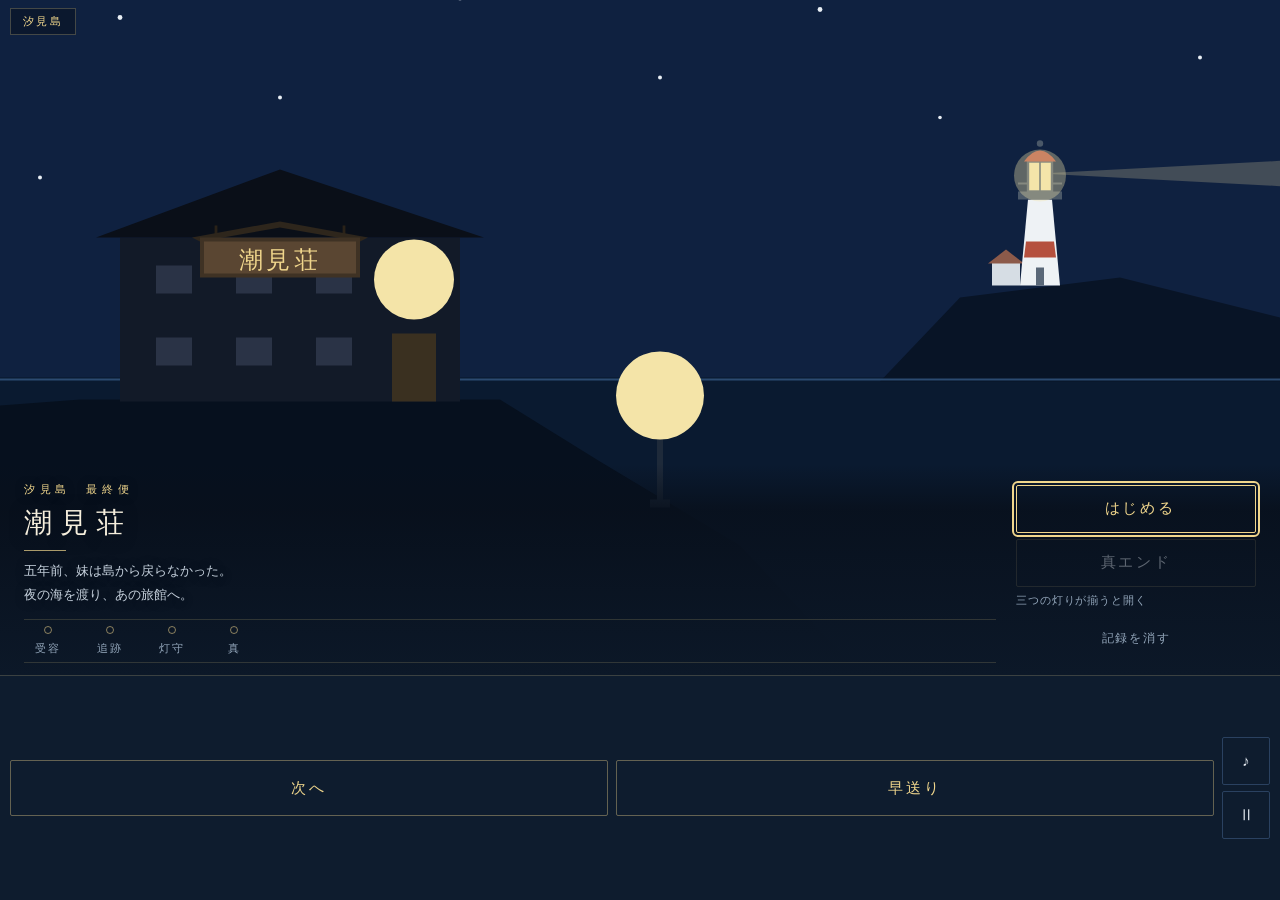
<file: index.html>
<!DOCTYPE html>
<html lang="ja" data-theme="dark">
<head>
<meta charset="UTF-8">
<meta name="viewport" content="width=device-width,initial-scale=1,maximum-scale=1,minimum-scale=1,user-scalable=no,viewport-fit=cover">
<meta name="apple-mobile-web-app-capable" content="yes">
<meta name="mobile-web-app-capable" content="yes">
<meta name="apple-mobile-web-app-status-bar-style" content="black-translucent">
<meta name="theme-color" content="#0C1A2C">
<meta name="description" content="五年前、妹は島から戻らなかった。夜の海を渡り、潮見荘へ。">
<title>247｜潮見荘</title>
<link rel="stylesheet" href="style.css">
    <meta property="og:title" content="247｜潮見荘">
    <meta property="og:description" content="スマホ・PCのブラウザで遊べる無料ゲームです。インストール不要！">
    <meta property="og:url" content="https://titan11111.github.io/247-shiomiso/">
    <meta property="og:type" content="website">
    <meta name="twitter:card" content="summary">
</head>
<body>
<div id="game-shell">
  <footer id="control-deck" aria-label="操作盤">
    <button type="button" class="game-btn" id="btnNext" aria-label="次へ">次へ</button>
    <button type="button" class="game-btn" id="btnDash" aria-label="早送り">早送り</button>
    <div class="sys">
      <button type="button" class="game-btn" id="btnMute" aria-label="音の切り替え">♪</button>
      <button type="button" class="game-btn" id="btnPause" aria-label="一時停止">Ⅱ</button>
    </div>
  </footer>
  <div id="game-stage">
    <div id="screen-wrap">
      <canvas id="bg" aria-hidden="true"></canvas>
      <div class="scene" id="scene" aria-hidden="true">
    <svg viewBox="0 0 640 400" preserveAspectRatio="xMidYMid slice">
      <rect id="sky" width="640" height="220" fill="#0F2140"/>
      <g id="stars" fill="#E8EEF4"><circle cx="60" cy="40" r="1.2"/><circle cx="140" cy="80" r="1"/><circle cx="230" cy="30" r="1.4"/><circle cx="330" cy="70" r="1"/><circle cx="410" cy="36" r="1.2"/><circle cx="600" cy="60" r="1"/><circle cx="470" cy="90" r=".9"/><circle cx="20" cy="120" r="1"/></g>
      <rect id="sea" y="220" width="640" height="180" fill="#0A1A30"/>
      <g id="lh">
      <polygon class="road" id="road" points="512,222 528,222 470,400 400,400" fill="#F4E4A8"/>
      <g id="beamg"><polygon class="beam" points="520,118 900,98 900,138" fill="#F4E4A8" opacity=".22"/></g>
      <path id="cape" d="M440 222 L480 180 L560 170 L640 190 L640 222 Z" fill="#081426"/>
      <g id="tower">
        <rect x="496" y="162" width="14" height="12" fill="#D6DDE4"/>
        <polygon points="494,163 503,156 512,163" fill="#8C5A4A"/>
        <polygon points="510,174 530,174 526,131 514,131" fill="#EEF2F5"/>
        <polygon points="512,160 528,160 527,152 513,152" fill="#B5503E"/>
        <rect x="518" y="165" width="4" height="9" fill="#5A6878"/>
        <rect x="509" y="127" width="22" height="4" fill="#4A5868"/>
        <line x1="509" y1="123" x2="531" y2="123" stroke="#4A5868" stroke-width="1"/>
        <rect id="lantern" x="514" y="112" width="12" height="15" fill="#F4E4A8" stroke="#4A5868" stroke-width="1.2"/>
        <line x1="520" y1="112" x2="520" y2="127" stroke="#4A5868" stroke-width=".8"/>
        <path d="M512 112 Q520 101 528 112 Z" fill="#B5503E"/>
        <circle cx="520" cy="103" r="1.6" fill="#4A5868"/>
      </g>
      <circle id="lamp" cx="520" cy="119" r="13" fill="#F4E4A8" opacity=".35"/>
      </g>
      <line x1="0" y1="221" x2="640" y2="221" stroke="#2B4A70" stroke-width="1"/>

      <g id="town" class="art">
        <polygon points="0,222 0,188 40,188 40,174 72,174 72,194 110,194 110,168 150,168 150,186 200,186 200,176 240,176 240,198 290,198 290,182 330,182 330,196 380,196 380,206 440,206 456,222" fill="#1C2A3A"/>
        <g fill="#F4E4A8"><rect x="50" y="180" width="6" height="5"/><rect x="122" y="176" width="6" height="5"/><rect x="210" y="184" width="6" height="5"/><rect x="300" y="188" width="6" height="5"/><rect x="350" y="200" width="6" height="4"/></g>
        <rect x="118" y="196" width="46" height="12" fill="#B98A3A"/><rect x="250" y="204" width="34" height="10" fill="#6E8FA8"/>
      </g>
      <g id="inn" class="art">
        <path d="M0 400 L0 234 L40 231 L250 231 L300 262 L370 304 L460 400 Z" fill="#06101E"/>
        <rect x="60" y="150" width="170" height="82" fill="#121A28"/>
        <polygon points="48,150 140,116 242,150" fill="#0A0F18"/>
        <g fill="#2A3346"><rect x="78" y="164" width="18" height="14"/><rect x="118" y="164" width="18" height="14"/><rect x="158" y="164" width="18" height="14"/><rect x="198" y="164" width="18" height="14"/><rect x="78" y="200" width="18" height="14"/><rect x="118" y="200" width="18" height="14"/><rect x="158" y="200" width="18" height="14"/></g>
        <rect x="196" y="198" width="22" height="34" fill="#3A3020"/>
        <line x1="330" y1="232" x2="330" y2="283" stroke="#1E2A3A" stroke-width="3"/>
        <rect x="325" y="281" width="10" height="4" fill="#1E2A3A"/>
        <circle cx="330" cy="229" r="4" fill="#F4E4A8"/><circle class="flick" cx="330" cy="229" r="22" fill="#F4E4A8"/>
        <g id="inn-sign" aria-hidden="true">
          <line x1="108" y1="144" x2="108" y2="150" stroke="#2A2218" stroke-width="1.4"/>
          <line x1="172" y1="144" x2="172" y2="150" stroke="#2A2218" stroke-width="1.4"/>
          <polygon points="96,150 140,142 184,150 180,152 140,145 100,152" fill="#2E261C"/>
          <rect x="100" y="150" width="80" height="20" fill="#3F3224"/>
          <rect x="102" y="152" width="76" height="16" fill="#5A4632"/>
          <text x="140" y="165" text-anchor="middle" font-size="12" font-family="Hiragino Mincho ProN, Yu Mincho, YuMincho, serif" fill="#F0D68C" letter-spacing="1.8">潮見荘</text>
        </g>
      </g>
      <g id="upwin" class="art"><rect x="198" y="164" width="18" height="14" fill="#F4E4A8"/><circle class="flick" cx="207" cy="171" r="20" fill="#F4E4A8"/></g>
      <g id="ferry" class="art"><g class="bob">
        <path d="M190 262 L390 262 L372 284 L206 284 Z" fill="#06101E"/>
        <rect x="232" y="240" width="110" height="22" fill="#0B1728"/><rect x="300" y="226" width="6" height="14" fill="#0B1728"/>
        <g fill="#F4E4A8"><rect x="244" y="246" width="12" height="8"/><rect x="266" y="246" width="12" height="8"/><rect x="288" y="246" width="12" height="8" opacity=".4"/><rect x="310" y="246" width="12" height="8"/></g>
      </g></g>
      <g id="fisher" class="art"><g class="bob">
        <path d="M300 270 L420 270 L408 284 L312 284 Z" fill="#06101E"/>
        <line x1="350" y1="270" x2="350" y2="218" stroke="#06101E" stroke-width="2"/>
        <rect x="370" y="256" width="24" height="14" fill="#06101E"/><circle cx="398" cy="250" r="2.5" fill="#F4E4A8"/>
      </g></g>
      <g id="cliff" class="art">
        <path d="M0 400 L0 320 L150 300 L330 285 L470 300 L640 315 L640 400 Z" fill="#050C18"/>
        <polygon points="506,302 534,302 529,126 511,126" fill="#C9D3DD"/>
        <rect x="509" y="108" width="22" height="18" fill="#F4E4A8"/>
        <polygon points="505,108 520,95 535,108" fill="#6B7888"/>
        <polygon points="40,330 70,318 96,332" fill="#0B1526"/><polygon points="160,314 186,304 204,316" fill="#0B1526"/>
      </g>
      <g id="shed" class="art">
        <rect x="380" y="262" width="70" height="36" fill="#0B1526"/>
        <polygon points="374,262 415,248 456,262" fill="#07101C"/>
        <rect x="404" y="273" width="18" height="25" fill="#13213A"/>
        <rect x="407" y="278" width="12" height="8" fill="#EDE5D0"/>
      </g>
      <g id="sheddoor" class="art">
        <rect width="640" height="400" fill="#070E18"/>
        <rect x="150" y="48" width="340" height="352" fill="#101826"/>
        <polygon points="136,52 320,10 504,52" fill="#0A1018"/>
        <rect x="236" y="88" width="168" height="292" fill="#1C2738"/>
        <rect x="246" y="98" width="148" height="272" fill="#141C2A"/>
        <line x1="320" y1="98" x2="320" y2="370" stroke="#0C121C" stroke-width="3"/>
        <rect x="246" y="98" width="148" height="10" fill="#0E1622"/>
        <circle cx="372" cy="248" r="5" fill="#8A94A0"/>
        <circle cx="372" cy="248" r="2" fill="#3A4048"/>
      </g>
      <g id="doorcard" class="art">
        <g transform="rotate(-7 318 210)">
          <rect x="282" y="176" width="78" height="54" fill="#EDE5D0"/>
          <rect x="287" y="181" width="68" height="44" fill="#0E1C33"/>
          <line x1="287" y1="199" x2="355" y2="199" stroke="#2B4A70"/>
          <polygon points="322,199 325,199 321,221 308,221" fill="#F4E4A8"/>
        </g>
        <circle cx="318" cy="174" r="4" fill="#C5CAD0"/>
        <circle cx="318" cy="174" r="1.6" fill="#4A5058"/>
      </g>
      <g id="pier" class="art">
        <polygon points="240,400 400,400 338,230 302,230" fill="#3A4A5C"/>
        <g stroke="#2A3746" stroke-width="1.5"><line x1="290" y1="270" x2="350" y2="270"/><line x1="276" y1="310" x2="364" y2="310"/><line x1="260" y1="355" x2="380" y2="355"/></g>
        <line x1="268" y1="332" x2="268" y2="212" stroke="#1A2533" stroke-width="3"/>
        <rect x="263" y="330" width="10" height="5" fill="#1A2533"/>
        <line x1="268" y1="214" x2="276" y2="214" stroke="#1A2533" stroke-width="2"/>
        <circle cx="277" cy="217" r="4" fill="#F4E4A8"/>
      </g>
      <g id="woman" class="art">
        <circle cx="318" cy="262" r="7" fill="#0B1420"/>
        <polygon points="307,271 329,271 336,318 300,318" fill="#0B1420"/>
      </g>
      <g id="flash" class="art">
        <polygon points="334,292 430,276 430,308" fill="#F4E4A8" opacity=".35"/>
        <circle cx="334" cy="292" r="3.5" fill="#F4E4A8"/>
      </g>
      <g id="torch" class="art">
        <rect x="328" y="286" width="16" height="6" rx="1.5" fill="#4A5560" stroke="#C9D0D6" stroke-width="1"/>
        <circle cx="345" cy="289" r="2.6" fill="#8A94A0"/>
      </g>
      <g id="walls" class="art">
        <path fill-rule="evenodd" d="M0 0 H640 V400 H0 Z M300 50 H580 V290 H300 Z" fill="#161624"/>
        <rect x="300" y="50" width="280" height="240" fill="none" stroke="#3A3A52" stroke-width="6"/>
        <line x1="440" y1="50" x2="440" y2="290" stroke="#3A3A52" stroke-width="4"/>
        <rect x="288" y="290" width="304" height="10" fill="#2A2A3C"/>
      </g>
      <g id="easel" class="art">
        <g stroke="#4A4A62" stroke-width="4"><line x1="92" y1="370" x2="132" y2="170"/><line x1="172" y1="370" x2="132" y2="170"/><line x1="132" y1="210" x2="132" y2="380"/></g>
        <rect x="78" y="178" width="112" height="82" fill="#0E1C33" stroke="#4A4A62" stroke-width="3"/>
        <line x1="80" y1="206" x2="188" y2="206" stroke="#2B4A70"/>
        <polygon points="150,206 154,206 132,258 120,258" fill="#F4E4A8" opacity=".85"/>
      </g>
      <g id="curtain" class="art" fill="#3A2E44"><rect x="276" y="40" width="30" height="262"/><rect x="574" y="40" width="30" height="262"/></g>
      <g id="sillflash" class="art">
        <rect x="330" y="276" width="38" height="13" rx="3" fill="#8A94A0"/>
        <circle class="flick" cx="370" cy="282" r="34" fill="#F4E4A8"/>
        <polygon points="370,282 480,248 480,316" fill="#F4E4A8" opacity=".22"/>
      </g>
      <g id="letter" class="art"><g transform="rotate(-4 320 215)">
        <rect x="220" y="100" width="200" height="230" fill="#EDE5D0"/>
        <g stroke="#9A8B6E" stroke-width="1.5"><line x1="245" y1="140" x2="395" y2="140"/><line x1="245" y1="166" x2="395" y2="166"/><line x1="245" y1="192" x2="395" y2="192"/><line x1="245" y1="218" x2="395" y2="218"/><line x1="245" y1="244" x2="395" y2="244"/><line x1="245" y1="270" x2="340" y2="270"/><line x1="360" y1="300" x2="395" y2="300"/></g>
      </g></g>
      <g id="postcard" class="art"><g transform="rotate(3 320 200)">
        <rect x="200" y="110" width="240" height="160" fill="#EDE5D0"/>
        <rect x="212" y="122" width="216" height="136" fill="#0E1C33"/>
        <line x1="212" y1="178" x2="428" y2="178" stroke="#2B4A70"/>
        <polygon points="330,178 336,178 330,258 300,258" fill="#F4E4A8"/>
        <text x="410" y="250" font-size="14" fill="#EDE5D0" font-family="serif">H</text>
      </g></g>
      <g id="sun" class="art">
        <polygon points="462,224 478,224 540,400 400,400" fill="#F6D38A" opacity=".45"/>
        <path d="M440 222 A30 30 0 0 1 500 222 Z" fill="#F6D38A"/>
        <circle cx="470" cy="222" r="70" fill="#F6D38A" opacity=".18"/>
      </g>
      <g id="walker" class="art">
        <rect x="0" y="330" width="640" height="70" fill="#2E3E50"/>
        <line x1="0" y1="330" x2="640" y2="330" stroke="#4C5E72" stroke-width="2"/>
        <circle cx="382" cy="288" r="8" fill="#0B1420"/>
        <polygon points="372,297 392,297 398,344 366,344" fill="#0B1420"/>
        <rect x="393" y="312" width="12" height="16" rx="2" fill="#0B1420"/>
        <rect x="360" y="312" width="10" height="7" fill="#EDE5D0"/>
      </g>
      <g id="farlight" class="art">
        <polygon points="358,222 362,222 404,290 326,290" fill="#F4E4A8" opacity=".3"/>
        <circle class="flick" cx="360" cy="221" r="10" fill="#F4E4A8"/>
        <circle cx="360" cy="221" r="2.6" fill="#F4E4A8"/>
      </g>
      <g id="postcard2" class="art"><g transform="rotate(-8 490 276)">
        <rect x="470" y="260" width="42" height="30" fill="#EDE5D0"/>
        <rect x="473" y="263" width="36" height="24" fill="#0E1C33"/>
        <polygon points="490,272 492,272 489,287 482,287" fill="#F4E4A8"/>
      </g></g>
    </svg>
    <div class="place" id="place">潮見荘</div>
    <div class="endcard" id="endcard"></div>
  </div>
      <div class="box" id="box" data-scrollable aria-live="polite"></div>
    </div>
  </div>
</div>
<dialog id="pauseDlg" aria-labelledby="pauseTitle">
  <h2 id="pauseTitle">一時停止</h2>
  <div class="col">
    <button type="button" class="game-btn" id="btnResume">再開</button>
    <button type="button" class="game-btn" id="btnMuteDlg">音の切り替え</button>
    <button type="button" class="game-btn" id="btnQuit">タイトルへ</button>
  </div>
</dialog>
<script src="script.js"></script>
</body>
</html>
</file>
<file: style.css>
*, *::before, *::after {
  box-sizing: border-box;
  -webkit-tap-highlight-color: transparent;
  -webkit-touch-callout: none;
  -webkit-user-select: none;
  user-select: none;
  -webkit-user-drag: none;
  touch-action: none;
}
::selection { background: transparent; color: inherit; }
:root {
  --bg: #0C1A2C; --panel: #132538; --ink: #E4EAF1; --muted: #93A6BA;
  --line: #2A4160; --lamp: #F0D68C; --btn: #F0D68C; --btn-ink: #10223A;
}
@media (prefers-color-scheme: light) {
  :root:not([data-theme="dark"]) {
    --bg: #E3E9EF; --panel: #F5F7F9; --ink: #1A2433; --muted: #566779;
    --line: #C3CEDA; --lamp: #A8771F; --btn: #1B3A5C; --btn-ink: #F5F7F9;
  }
}
:root[data-theme="light"] {
  --bg: #E3E9EF; --panel: #F5F7F9; --ink: #1A2433; --muted: #566779;
  --line: #C3CEDA; --lamp: #A8771F; --btn: #1B3A5C; --btn-ink: #F5F7F9;
}
html, body {
  margin: 0; padding: 0; width: 100%; height: 100%;
  overflow: hidden; overscroll-behavior: none; position: fixed;
  background: var(--bg); color: var(--ink);
  font-family: "Hiragino Mincho ProN", "Yu Mincho", serif;
  touch-action: manipulation;
}
@supports (height: 100dvh) { html, body { height: 100dvh; } }

#game-shell {
  position: fixed; inset: 0; width: 100%; height: 100%; height: 100dvh;
  display: flex; flex-direction: column; touch-action: none;
}
#game-stage { order: 1; }
#control-deck { order: 2; }
#game-stage { position: relative; flex: 0 0 75%; height: 75%; min-height: 0; }
#screen-wrap {
  position: absolute; inset: 0; overflow: hidden; display: flex; flex-direction: column;
  background: #0C1A2C;
}
#bg { position: absolute; inset: 0; width: 100%; height: 100%; display: block; touch-action: none; z-index: 0; pointer-events: none; }
.scene {
  position: relative; z-index: 1; flex: 1 1 46%; min-height: 0;
  width: 100%; overflow: hidden;
}
.scene svg { position: absolute; inset: 0; width: 100%; height: 100%; }
.place {
  position: absolute; left: 10px; top: max(8px, env(safe-area-inset-top));
  font-size: 11px; letter-spacing: .22em; color: #F0D68C;
  background: rgba(8,16,28,.5); padding: 5px 12px; border-radius: 0; z-index: 2;
  border: 1px solid rgba(240,214,140,.25);
}
.choices button { text-align: left; letter-spacing: .04em; }
.box {
  position: relative; z-index: 4; flex: 1 1 54%; min-height: 0;
  background: var(--panel);
  border-top: 1px solid rgba(240,214,140,.22);
  padding: 12px 16px 8px; display: flex; flex-direction: column; gap: 6px;
  overflow: auto; pointer-events: auto; touch-action: pan-y;
}
.box.is-title {
  position: absolute; left: 0; right: 0; bottom: 0;
  flex: none; width: 100%; height: auto; max-height: 62%;
  justify-content: flex-end; align-items: center; text-align: center;
  gap: 8px; padding: 20px 20px 12px;
  background: linear-gradient(180deg, rgba(8,16,28,0) 0%, rgba(8,16,28,.88) 22%, #0C1828 100%);
  border-top: 0; overflow: hidden;
}
#screen-wrap.is-title .scene { flex: 1 1 auto; }
.speaker { font-size: 13px; color: var(--lamp); font-weight: 600; letter-spacing: .1em; min-height: 1.2em; }
.text { font-size: 15px; line-height: 1.8; flex: 1; cursor: pointer; white-space: pre-wrap; }
.text:focus { outline: none; }
.hint { font-size: 11px; color: var(--muted); text-align: right; letter-spacing: .08em; }
.choices { display: flex; flex-direction: column; gap: 8px; }
.game-btn, button {
  font-family: inherit; font-size: 15px; cursor: pointer; border-radius: 2px;
  padding: 10px 14px; border: 1px solid rgba(240,214,140,.28); background: transparent; color: var(--ink);
  text-align: left; line-height: 1.4; min-height: 48px; min-width: 48px;
  touch-action: manipulation; transition: transform .08s ease, opacity .08s ease, background .08s ease, border-color .08s ease;
}
.game-btn:active, button:active, .game-btn.is-pressed { transform: scale(0.92); opacity: .88; background: rgba(240,214,140,.1); }
button:focus-visible { outline: 2px solid var(--lamp); outline-offset: 2px; }
button.primary {
  background: transparent; color: var(--lamp); border: 1px solid var(--lamp);
  text-align: center; letter-spacing: .32em; padding-left: 22px;
}
button.primary:active, button.primary.is-pressed { background: rgba(240,214,140,.14); }
button:disabled { opacity: .38; cursor: not-allowed; pointer-events: none; }
.title-screen { width: 100%; max-width: 440px; display: flex; flex-direction: column; align-items: center; gap: 8px; }
.title-copy { width: 100%; display: flex; flex-direction: column; align-items: center; gap: 8px; }
.kicker { margin: 0; font-size: 11px; letter-spacing: .42em; color: var(--lamp); text-shadow: 0 1px 10px rgba(8,16,28,.85); }
.title { font-size: 32px; font-weight: 500; letter-spacing: .28em; line-height: 1.25; text-indent: .28em; margin: 0; color: #F6EFDD; text-shadow: 0 2px 16px rgba(8,16,28,.9); }
.title::after {
  content: ""; display: block; width: 42px; height: 1px; margin: 10px auto 0;
  background: var(--lamp); opacity: .7;
}
.sub { font-size: 13px; color: #C5D0DC; line-height: 1.85; margin: 0; max-width: 22em; text-shadow: 0 1px 10px rgba(8,16,28,.85); }
.records {
  display: flex; justify-content: center; gap: 18px; width: 100%;
  margin: 4px 0 2px; padding: 10px 0; list-style: none;
  border-top: 1px solid rgba(240,214,140,.16);
  border-bottom: 1px solid rgba(240,214,140,.16);
}
.records li { display: flex; flex-direction: column; align-items: center; gap: 7px; min-width: 48px; }
.records .lamp {
  width: 8px; height: 8px; border-radius: 50%;
  border: 1px solid rgba(240,214,140,.55); background: transparent;
}
.records .on .lamp { background: var(--lamp); box-shadow: 0 0 10px rgba(240,214,140,.7); border-color: var(--lamp); }
.records .lab { font-size: 11px; letter-spacing: .18em; color: var(--muted); }
.records .on .lab { color: var(--lamp); }
.title-actions { width: 100%; display: flex; flex-direction: column; gap: 6px; }
.title-actions button { width: 100%; text-align: center; letter-spacing: .18em; }
button.ghost {
  width: auto; min-width: 48px; border: 0; color: var(--muted);
  letter-spacing: .14em; font-size: 12px; min-height: 48px; background: transparent;
}
.true-hint { margin: 0; font-size: 11px; color: var(--muted); letter-spacing: .08em; }
.endtitle { font-size: 18px; font-weight: 500; letter-spacing: .18em; }
.row { display: flex; gap: 8px; flex-wrap: wrap; }
.row button { flex: 1; min-width: 120px; text-align: center; }
.small { font-size: 13px; padding: 8px 12px; }

#lh { transform-box: view-box; transform-origin: 0 0; transition: transform 1.4s ease; }
.endcard {
  position: absolute; inset: 0; display: flex; flex-direction: column; align-items: center; justify-content: center;
  gap: 8px; text-align: center; padding: 20px; color: #F6EFDD;
  text-shadow: 0 1px 12px rgba(0,0,0,.55);
  background: radial-gradient(ellipse at center, rgba(4,10,22,.42), rgba(4,10,22,0) 70%);
  opacity: 0; transition: opacity 1.8s ease; pointer-events: none; z-index: 3;
}
.endcard.show { opacity: 1; }
.endcard .en { font-size: 14px; letter-spacing: .3em; }
.endcard .es { font-size: 22px; font-weight: 600; letter-spacing: .14em; line-height: 1.4; }
.endcard .el { font-size: 14px; letter-spacing: .12em; margin-top: 6px; }
.art { opacity: 0; transition: opacity .9s ease; }
.art.show { opacity: 1; }
.bob { animation: bob 3.2s ease-in-out infinite; }
@keyframes bob { 0%,100%{transform:translateY(0)} 50%{transform:translateY(3px)} }
.flick { animation: flick 2.4s ease-in-out infinite; }
@keyframes flick { 0%,100%{opacity:.18} 50%{opacity:.32} }
.beam { transform-origin: 520px 118px; animation: sweep 6s linear infinite; }
.road { animation: road 6s linear infinite; opacity: 0; }
@keyframes sweep { 0%{transform:rotate(-70deg)} 100%{transform:rotate(290deg)} }
@keyframes road { 0%,32%{opacity:0} 40%{opacity:.85} 52%{opacity:0} 100%{opacity:0} }
@media (prefers-reduced-motion: reduce) {
  .beam { animation: none; transform: rotate(95deg); }
  .road { animation: none; opacity: .5; }
  .endcard { transition: none; }
  #lh { transition: none; }
  .art { transition: none; }
  .bob, .flick { animation: none; }
}

#control-deck {
  flex: 0 0 25%; height: 25%; min-height: 0;
  display: flex; align-items: center; justify-content: space-between; gap: 8px;
  padding: 8px max(10px, env(safe-area-inset-right, 10px))
          max(8px, env(safe-area-inset-bottom, 8px))
          max(10px, env(safe-area-inset-left, 10px));
  background: #0E1C2E; border-top: 1px solid rgba(240,214,140,.2);
  z-index: 8; touch-action: none; overflow: hidden;
}
#control-deck .game-btn {
  flex: 1; text-align: center; background: transparent; color: var(--lamp);
  border-color: rgba(240,214,140,.38); min-height: 56px; letter-spacing: .2em;
}
#control-deck .sys { display: flex; flex-direction: column; gap: 6px; flex: none; }
#control-deck .sys .game-btn { min-width: 48px; min-height: 48px; flex: none; color: var(--ink); border-color: var(--line); letter-spacing: 0; }

@media (orientation: portrait) {
  .box.is-title { max-height: 44%; padding-top: 8px; }
  .box.is-title .kicker,
  .box.is-title .title { display: none; }
}
@media (orientation: landscape) {
  .box.is-title { max-height: 64%; padding: 18px 24px 10px; }
  .title-screen {
    max-width: none; flex-direction: row; align-items: center;
    justify-content: space-between; text-align: left; gap: 20px;
  }
  .title-copy { align-items: flex-start; flex: 1; min-width: 0; }
  .title { font-size: 28px; text-indent: 0; }
  .title::after { margin-left: 0; margin-right: auto; }
  .records { justify-content: flex-start; padding: 6px 0; gap: 14px; }
  .title-actions { width: min(240px, 36%); flex-shrink: 0; }
}
#pauseDlg {
  border: 1px solid rgba(240,214,140,.28); border-radius: 2px; background: var(--panel); color: var(--ink);
  padding: 22px 20px; max-width: 320px; width: calc(100% - 40px);
}
#pauseDlg::backdrop { background: rgba(8,16,28,.75); }
#pauseDlg h2 { margin: 0 0 14px; text-align: center; color: var(--lamp); }
#pauseDlg .col { display: flex; flex-direction: column; gap: 10px; }
#pauseDlg .game-btn { width: 100%; text-align: center; }
</file>
